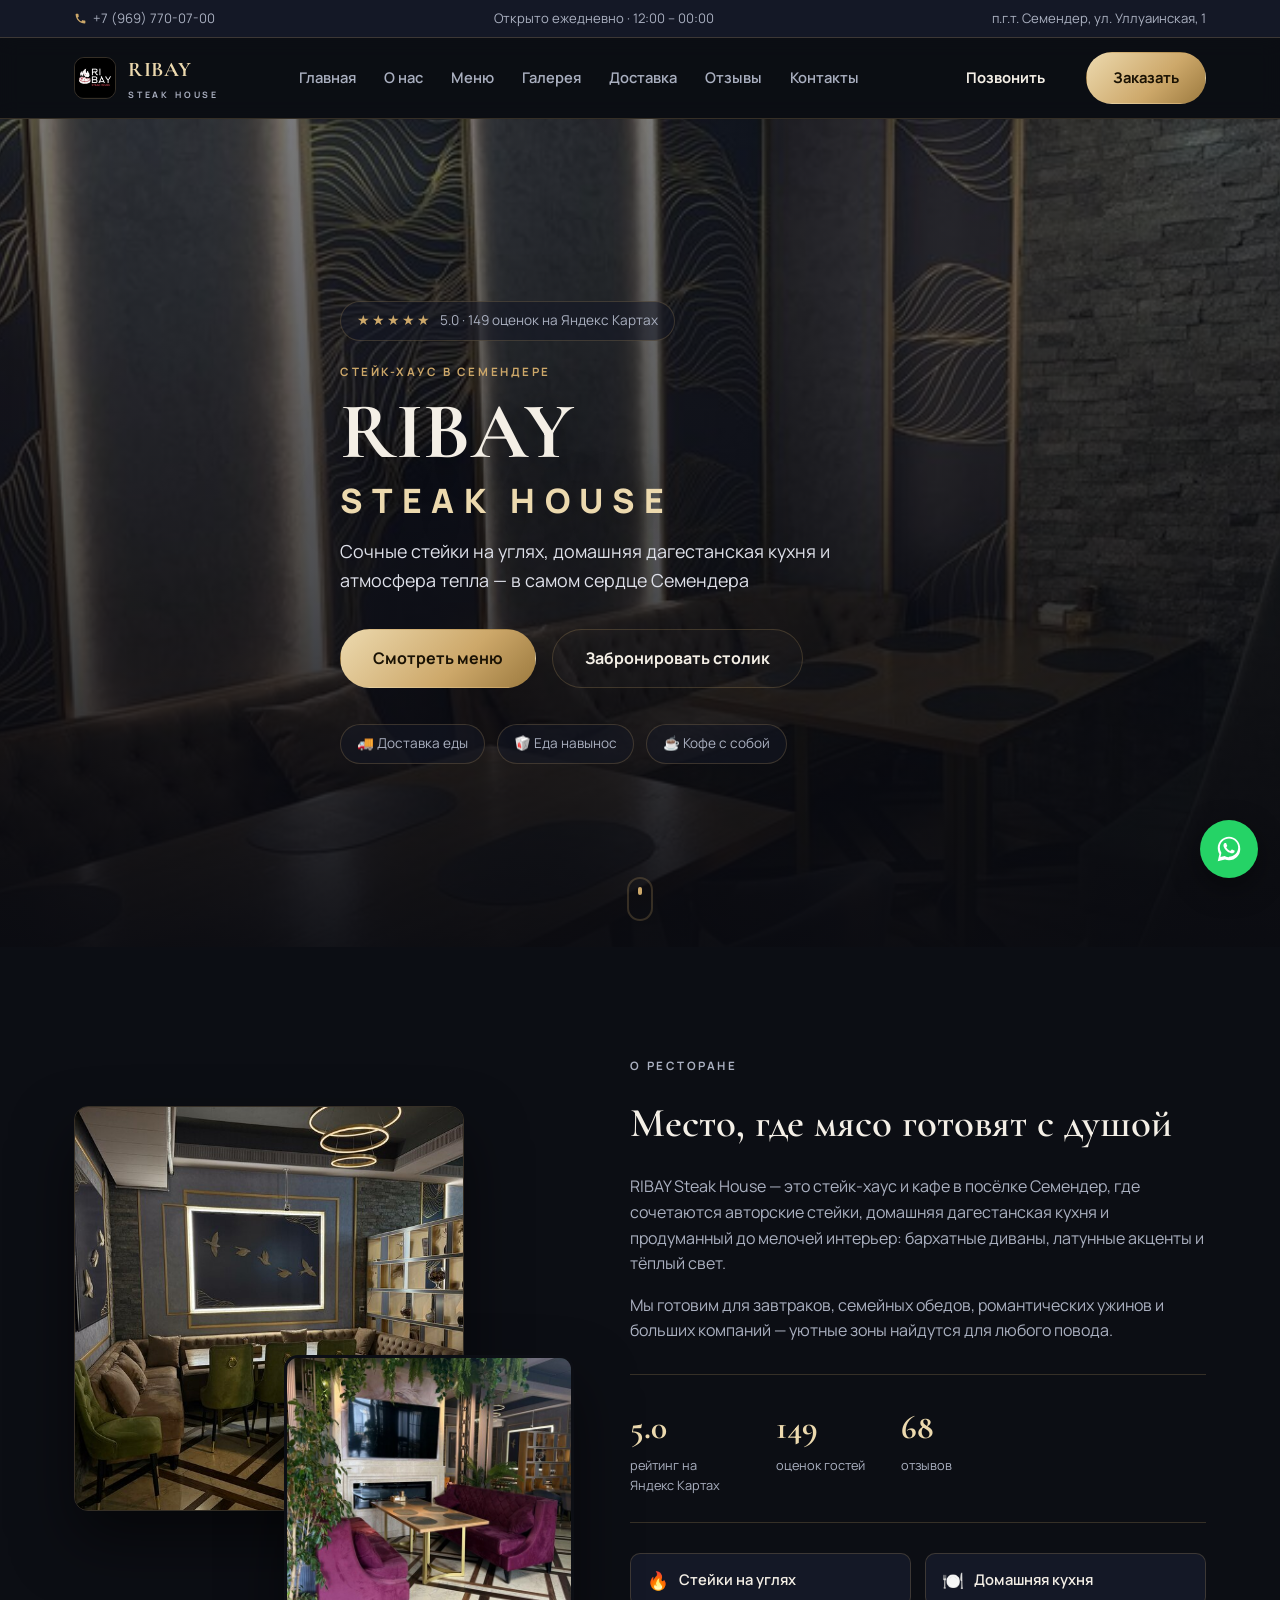
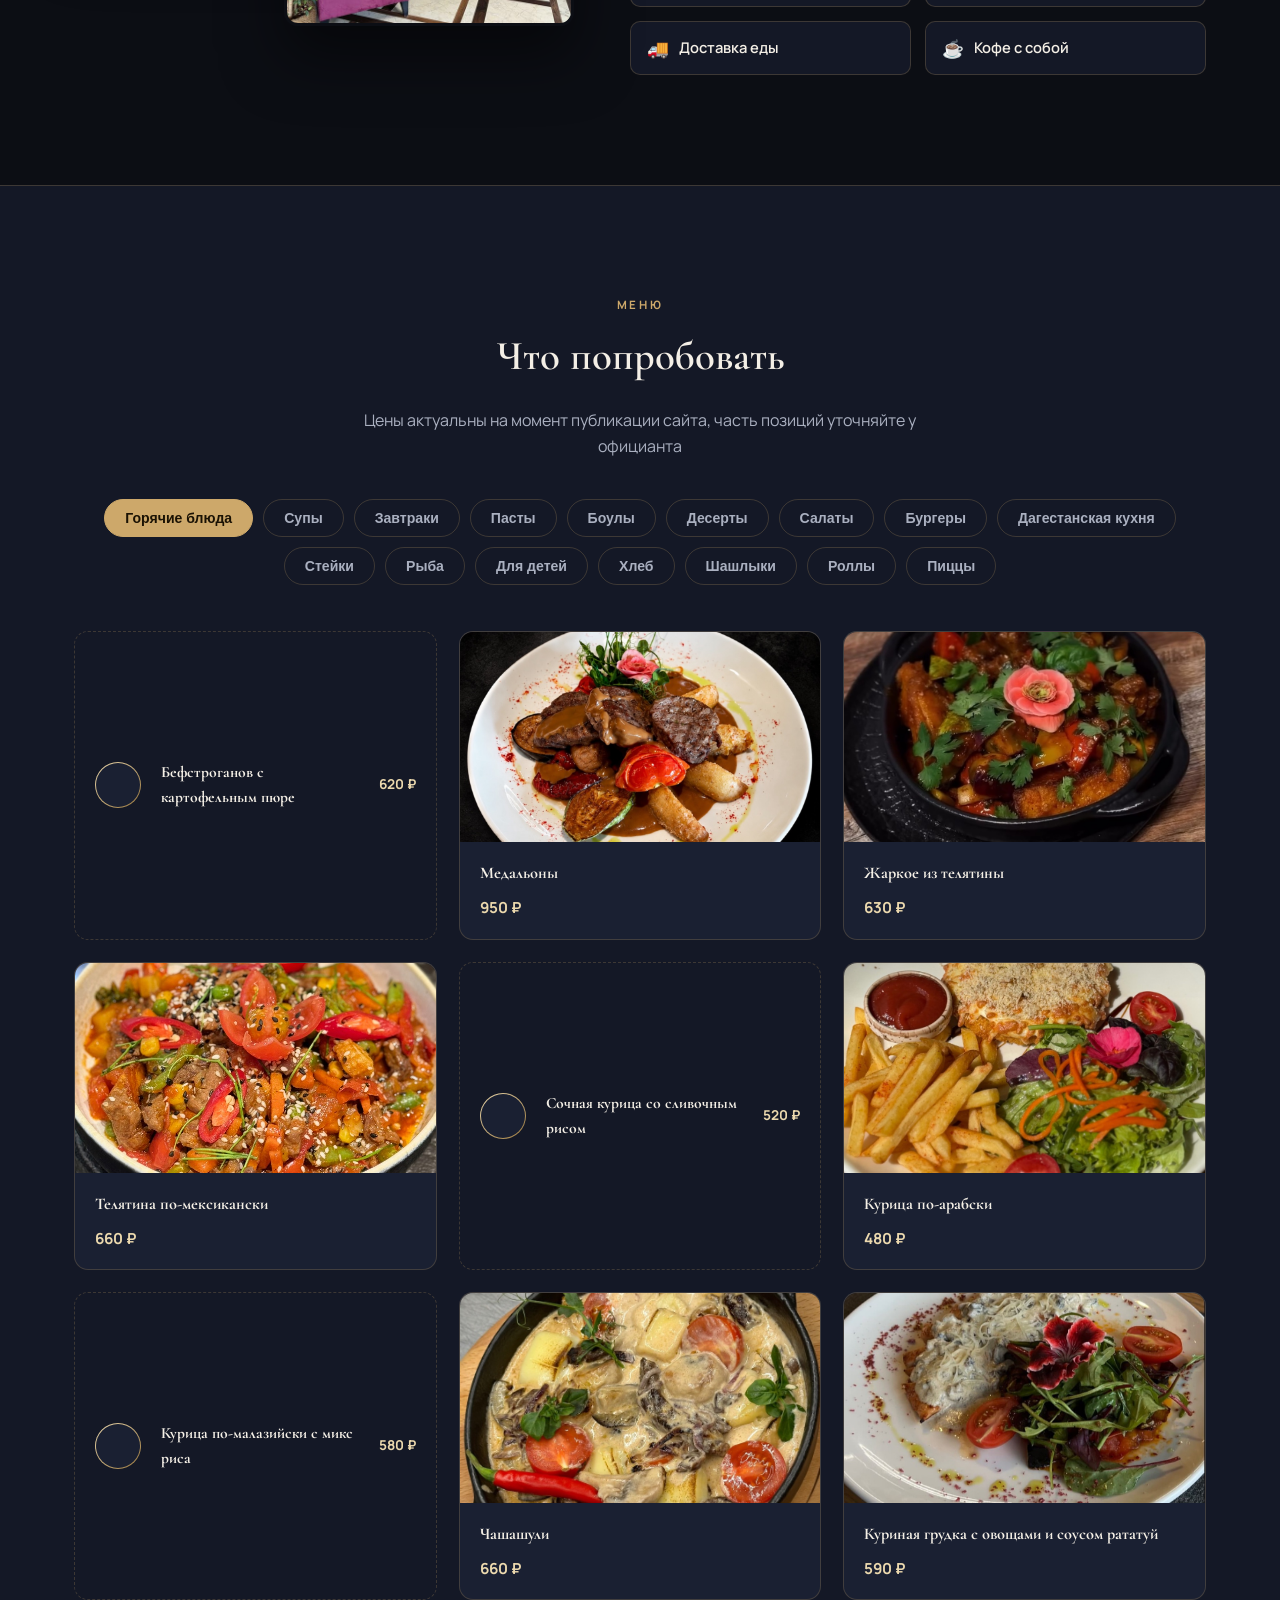
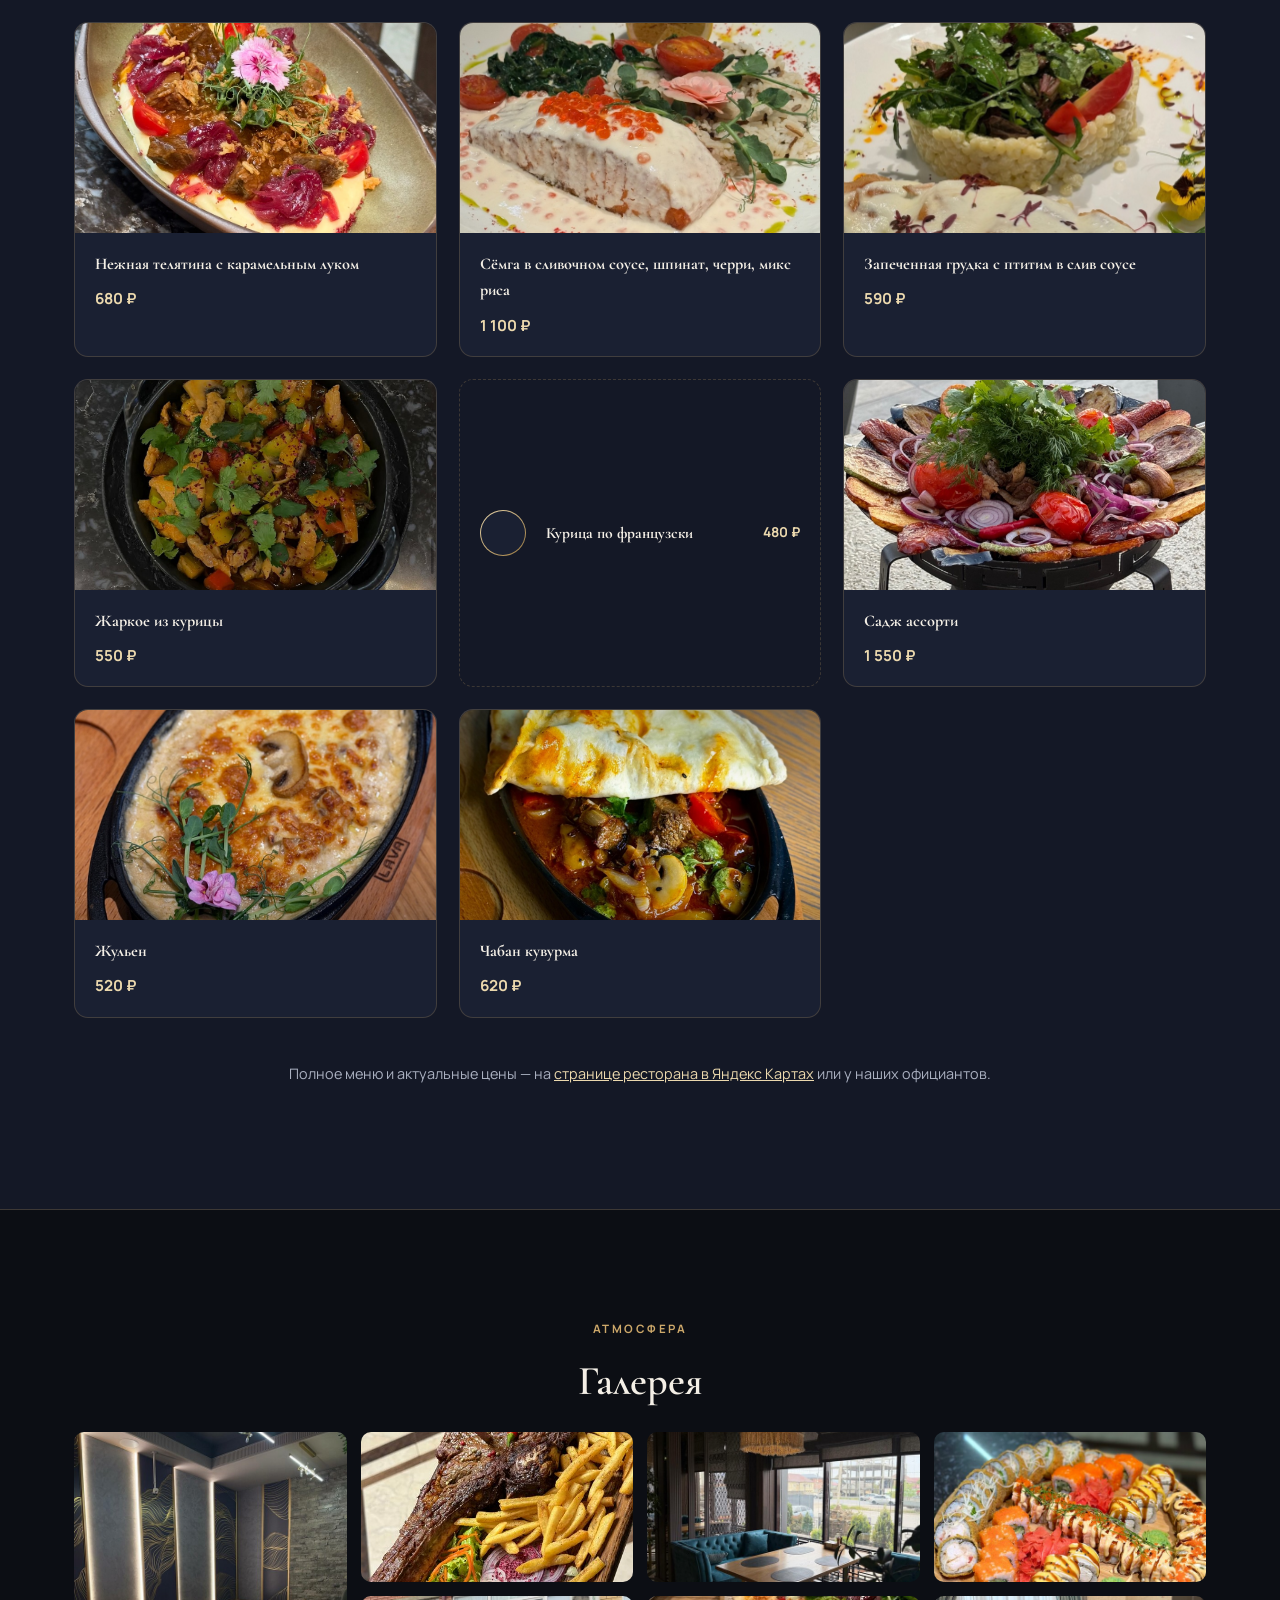
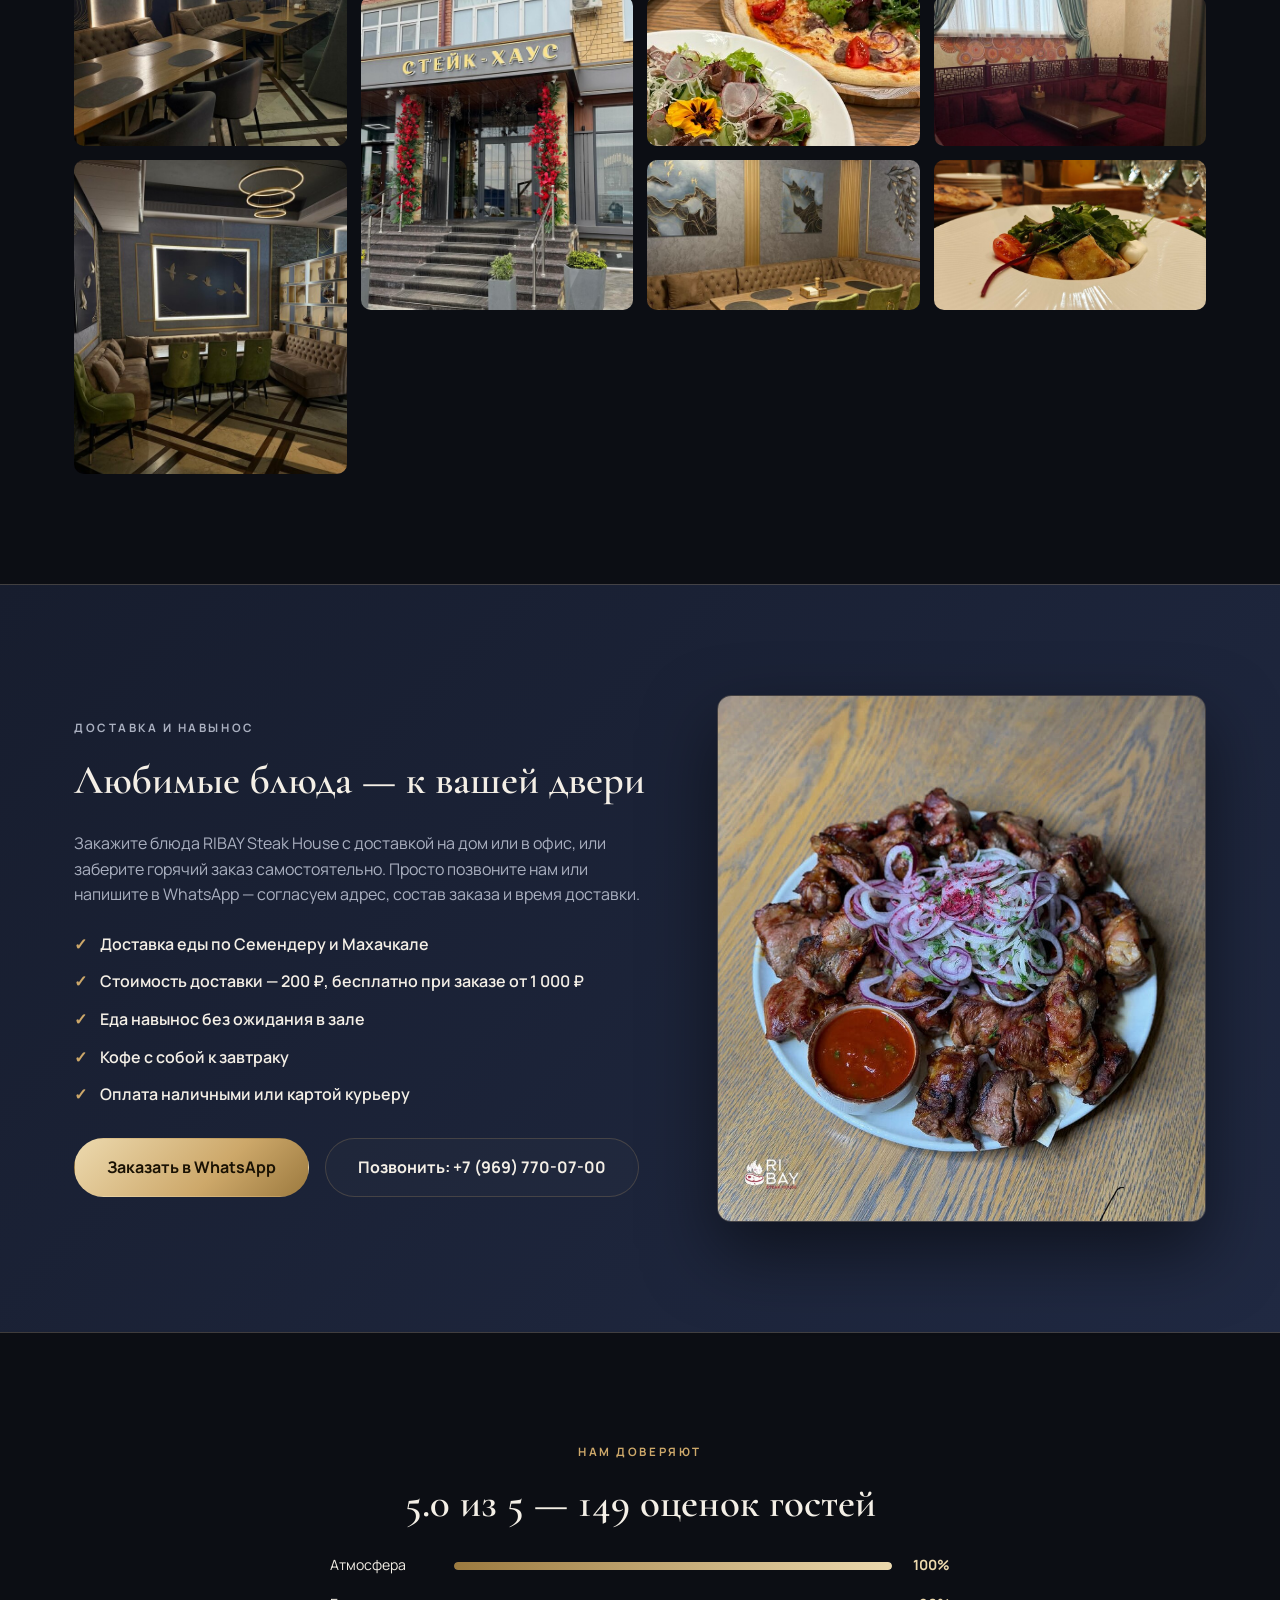
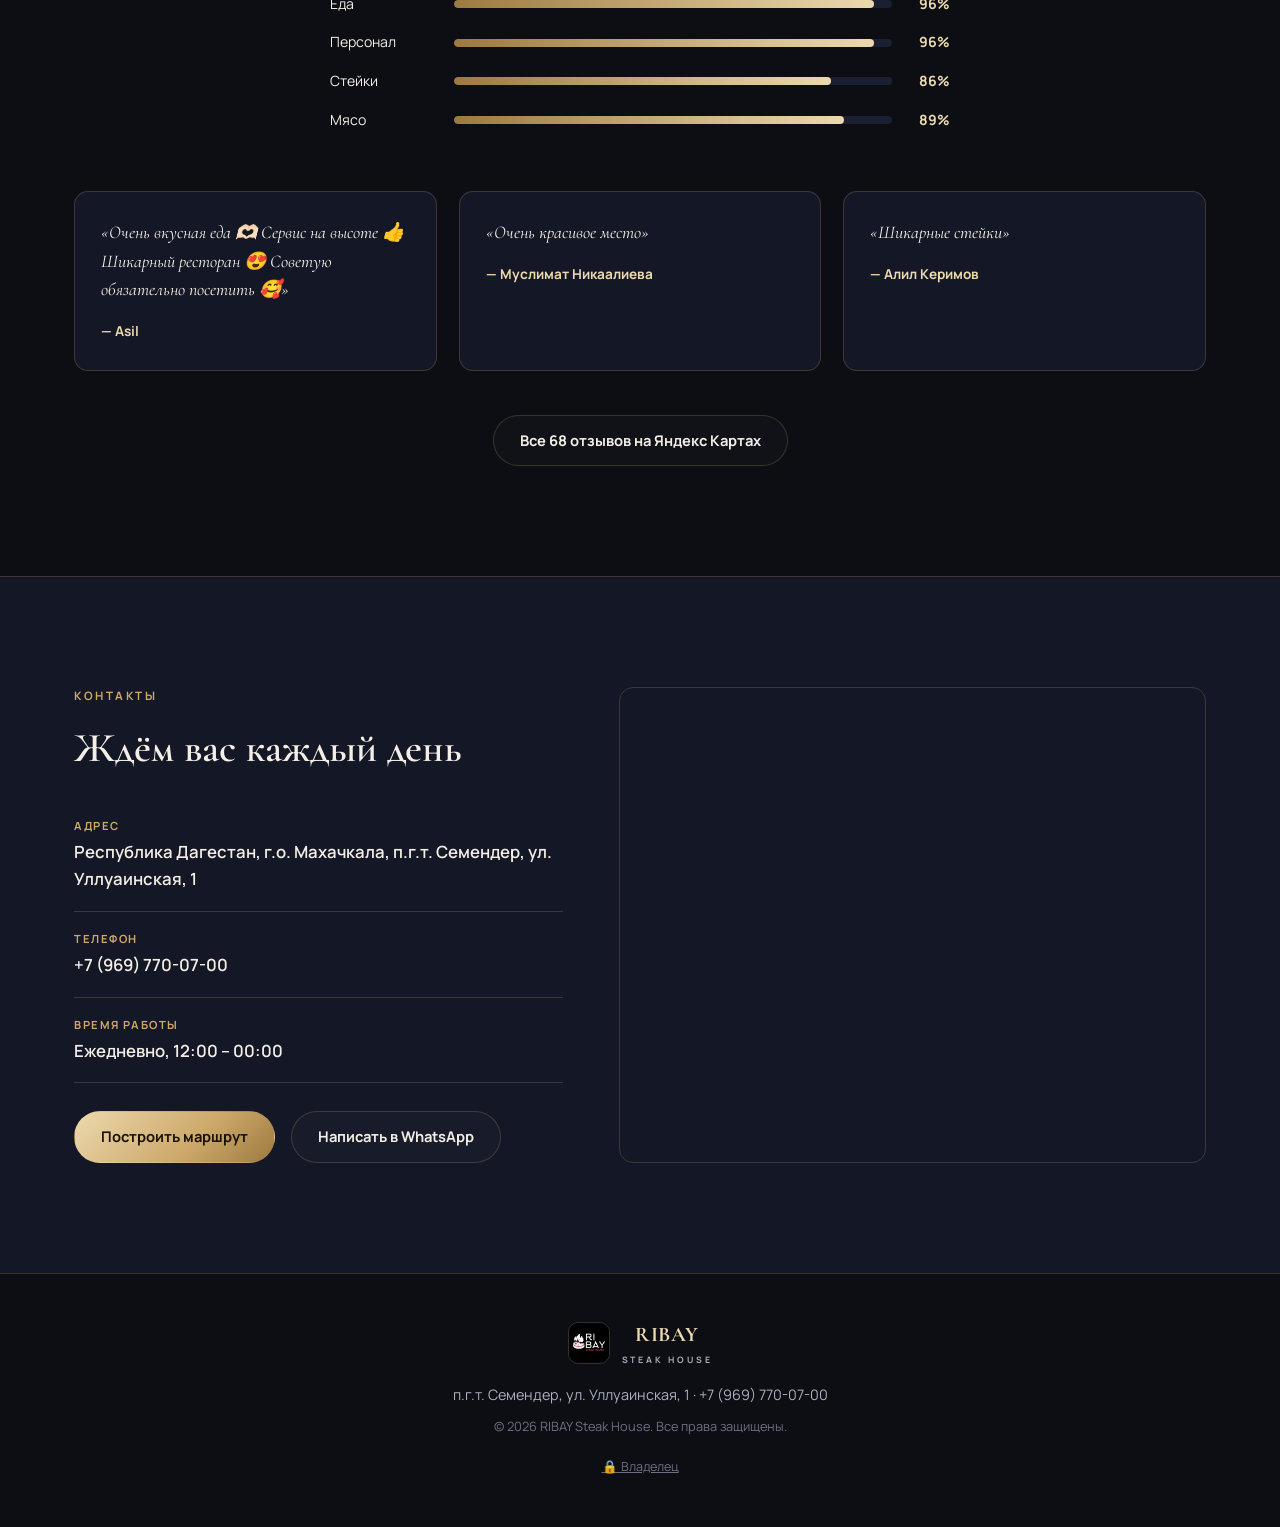
<file: index.html>
<!DOCTYPE html>
<html lang="ru">
<head>
<meta charset="UTF-8">
<meta name="viewport" content="width=device-width, initial-scale=1.0">
<title>RIBAY Steak House — стейк-хаус в Семендере, Махачкала</title>
<meta name="description" content="RIBAY Steak House — стейк-хаус в п.г.т. Семендер, Махачкала. Сочные стейки, домашняя кухня, доставка еды и еда навынос. Рейтинг 5.0, ул. Уллуаинская, 1.">
<link rel="icon" href="assets/img/logo.jpg">
<link rel="preconnect" href="https://fonts.googleapis.com">
<link rel="preconnect" href="https://fonts.gstatic.com" crossorigin>
<link href="https://fonts.googleapis.com/css2?family=Cormorant+Garamond:wght@500;600;700&family=Manrope:wght@400;500;600;700;800&display=swap" rel="stylesheet">
<link rel="stylesheet" href="css/style.css">
</head>
<body>

<div class="topbar">
  <div class="container topbar__inner">
    <a class="topbar__item" href="tel:+79697700700">
      <svg viewBox="0 0 24 24"><path d="M6.6 10.8c1.4 2.8 3.8 5.1 6.6 6.6l2.2-2.2c.3-.3.7-.4 1-.2 1.1.4 2.3.6 3.6.6.6 0 1 .4 1 1V20c0 .6-.4 1-1 1-9.4 0-17-7.6-17-17 0-.6.4-1 1-1h3.2c.6 0 1 .4 1 1 0 1.2.2 2.4.6 3.6.1.4 0 .8-.2 1L6.6 10.8z"/></svg>
      +7 (969) 770-07-00
    </a>
    <span class="topbar__item topbar__hours">Открыто ежедневно · 12:00 – 00:00</span>
    <a class="topbar__item" href="https://yandex.ru/maps/-/CTxsiVJq" target="_blank" rel="noopener">п.г.т. Семендер, ул. Уллуаинская, 1</a>
  </div>
</div>

<header class="header" id="header">
  <div class="container header__inner">
    <a href="#home" class="brand">
      <img src="assets/img/logo.jpg" alt="RIBAY Steak House" class="brand__logo">
      <span class="brand__text">RIBAY <em>Steak House</em></span>
    </a>

    <nav class="nav" id="nav">
      <a href="#home">Главная</a>
      <a href="#about">О нас</a>
      <a href="#menu">Меню</a>
      <a href="#gallery">Галерея</a>
      <a href="#delivery">Доставка</a>
      <a href="#reviews">Отзывы</a>
      <a href="#contacts">Контакты</a>
    </nav>

    <div class="header__actions">
      <a href="tel:+79697700700" class="btn btn--ghost hide-mobile">Позвонить</a>
      <a href="#delivery" class="btn btn--gold">Заказать</a>
      <button class="burger" id="burger" aria-label="Меню">
        <span></span><span></span><span></span>
      </button>
    </div>
  </div>
</header>

<main>

  <!-- HERO -->
  <section class="hero" id="home">
    <div class="hero__bg" style="background-image:url('assets/img/gallery-15.jpg')"></div>
    <div class="hero__overlay"></div>
    <div class="container hero__content">
      <div class="hero__rating">
        <span class="stars">★★★★★</span> 5.0 · 149 оценок на Яндекс Картах
      </div>
      <p class="eyebrow">Стейк-хаус в Семендере</p>
      <h1 class="hero__title">RIBAY <span>STEAK HOUSE</span></h1>
      <p class="hero__subtitle">Сочные стейки на углях, домашняя дагестанская кухня и атмосфера&nbsp;тепла — в самом сердце Семендера</p>
      <div class="hero__cta">
        <a href="#menu" class="btn btn--gold btn--lg">Смотреть меню</a>
        <a href="tel:+79697700700" class="btn btn--outline btn--lg">Забронировать столик</a>
      </div>
      <div class="hero__badges">
        <span>🚚 Доставка еды</span>
        <span>🥡 Еда навынос</span>
        <span>☕ Кофе с собой</span>
      </div>
    </div>
    <a href="#about" class="scroll-down" aria-label="Пролистать вниз"><span></span></a>
  </section>

  <!-- ABOUT -->
  <section class="about" id="about">
    <div class="container about__grid">
      <div class="about__media">
        <img src="assets/img/gallery-11.jpg" alt="Интерьер RIBAY Steak House" class="about__img about__img--1">
        <img src="assets/img/gallery-13.jpg" alt="Зона отдыха RIBAY Steak House" class="about__img about__img--2">
      </div>
      <div class="about__text">
        <p class="eyebrow">О ресторане</p>
        <h2 class="section-title">Место, где мясо готовят с душой</h2>
        <p>RIBAY Steak House — это стейк-хаус и кафе в посёлке Семендер, где сочетаются авторские стейки, домашняя дагестанская кухня и продуманный до мелочей интерьер: бархатные диваны, латунные акценты и тёплый свет.</p>
        <p>Мы готовим для завтраков, семейных обедов, романтических ужинов и больших компаний — уютные зоны найдутся для любого повода.</p>
        <div class="about__stats">
          <div class="stat"><span class="stat__num">5.0</span><span class="stat__label">рейтинг на Яндекс Картах</span></div>
          <div class="stat"><span class="stat__num">149</span><span class="stat__label">оценок гостей</span></div>
          <div class="stat"><span class="stat__num">68</span><span class="stat__label">отзывов</span></div>
        </div>
        <div class="about__features">
          <div class="feature"><span class="feature__ico">🔥</span>Стейки на углях</div>
          <div class="feature"><span class="feature__ico">🍽️</span>Домашняя кухня</div>
          <div class="feature"><span class="feature__ico">🚚</span>Доставка еды</div>
          <div class="feature"><span class="feature__ico">☕</span>Кофе с собой</div>
        </div>
      </div>
    </div>
  </section>

  <!-- MENU -->
  <section class="menu" id="menu">
    <div class="container">
      <p class="eyebrow center">Меню</p>
      <h2 class="section-title center">Что попробовать</h2>
      <p class="section-sub center">Цены актуальны на момент публикации сайта, часть позиций уточняйте у официанта</p>

      <div class="menu__tabs" id="menuTabs"></div>

      <div class="menu__panels" id="menuPanels">
        <p class="menu__status">Загружаем меню…</p>
      </div>

      <p class="menu__note">Полное меню и актуальные цены — на <a href="https://yandex.ru/maps/-/CTxsiVJq" target="_blank" rel="noopener">странице ресторана в Яндекс Картах</a> или у наших официантов.</p>
    </div>
  </section>

  <!-- GALLERY -->
  <section class="gallery" id="gallery">
    <div class="container">
      <p class="eyebrow center">Атмосфера</p>
      <h2 class="section-title center">Галерея</h2>
      <div class="gallery__grid" id="galleryGrid">
        <img src="assets/img/gallery-15.jpg" alt="Интерьер зала" class="g-tall">
        <img src="assets/img/gallery-02.jpg" alt="Стейк">
        <img src="assets/img/gallery-05.jpg" alt="Интерьер">
        <img src="assets/img/gallery-10.jpg" alt="Суши">
        <img src="assets/img/gallery-01.jpg" alt="Фасад ресторана" class="g-tall">
        <img src="assets/img/gallery-06.jpg" alt="Блюда">
        <img src="assets/img/gallery-07.jpg" alt="VIP-зона">
        <img src="assets/img/gallery-11.jpg" alt="Зал с картинами" class="g-tall">
        <img src="assets/img/gallery-23.jpg" alt="Зал в синих тонах">
        <img src="assets/img/gallery-14.jpg" alt="Салат">
      </div>
    </div>
  </section>

  <!-- DELIVERY -->
  <section class="delivery" id="delivery">
    <div class="container delivery__grid">
      <div class="delivery__text">
        <p class="eyebrow">Доставка и навынос</p>
        <h2 class="section-title">Любимые блюда — к вашей двери</h2>
        <p>Закажите блюда RIBAY Steak House с доставкой на дом или в офис, или заберите горячий заказ самостоятельно. Просто позвоните нам или напишите в WhatsApp — согласуем адрес, состав заказа и время доставки.</p>
        <ul class="delivery__list">
          <li>Доставка еды по Семендеру и Махачкале</li>
          <li>Стоимость доставки — 200 ₽, бесплатно при заказе от 1 000 ₽</li>
          <li>Еда навынос без ожидания в зале</li>
          <li>Кофе с собой к завтраку</li>
          <li>Оплата наличными или картой курьеру</li>
        </ul>
        <div class="delivery__cta">
          <a href="https://wa.me/79697700700" target="_blank" rel="noopener" class="btn btn--gold btn--lg">Заказать в WhatsApp</a>
          <a href="tel:+79697700700" class="btn btn--outline btn--lg">Позвонить: +7 (969) 770-07-00</a>
        </div>
      </div>
      <div class="delivery__media">
        <img src="assets/img/dish-shashlik.jpg" alt="Доставка блюд RIBAY Steak House">
      </div>
    </div>
  </section>

  <!-- REVIEWS -->
  <section class="reviews" id="reviews">
    <div class="container">
      <p class="eyebrow center">Нам доверяют</p>
      <h2 class="section-title center">5.0 из 5 — 149 оценок гостей</h2>
      <div class="reviews__bars">
        <div class="rbar"><span>Атмосфера</span><div class="rbar__track"><div class="rbar__fill" style="width:100%"></div></div><b>100%</b></div>
        <div class="rbar"><span>Еда</span><div class="rbar__track"><div class="rbar__fill" style="width:96%"></div></div><b>96%</b></div>
        <div class="rbar"><span>Персонал</span><div class="rbar__track"><div class="rbar__fill" style="width:96%"></div></div><b>96%</b></div>
        <div class="rbar"><span>Стейки</span><div class="rbar__track"><div class="rbar__fill" style="width:86%"></div></div><b>86%</b></div>
        <div class="rbar"><span>Мясо</span><div class="rbar__track"><div class="rbar__fill" style="width:89%"></div></div><b>89%</b></div>
      </div>

      <div class="reviews__grid">
        <div class="review"><p>«Очень вкусная еда 🫶🏻 Сервис на высоте 👍 Шикарный ресторан 😍 Советую обязательно посетить 🥰»</p><span>— Asil</span></div>
        <div class="review"><p>«Очень красивое место»</p><span>— Муслимат Никаалиева</span></div>
        <div class="review"><p>«Шикарные стейки»</p><span>— Алил Керимов</span></div>
      </div>
      <div class="reviews__more">
        <a href="https://yandex.ru/maps/-/CTxsiVJq" target="_blank" rel="noopener" class="btn btn--outline">Все 68 отзывов на Яндекс Картах</a>
      </div>
    </div>
  </section>

  <!-- CONTACTS -->
  <section class="contacts" id="contacts">
    <div class="container contacts__grid">
      <div class="contacts__info">
        <p class="eyebrow">Контакты</p>
        <h2 class="section-title">Ждём вас каждый день</h2>
        <div class="contact-item">
          <span class="contact-item__label">Адрес</span>
          <span class="contact-item__value">Республика Дагестан, г.о. Махачкала, п.г.т. Семендер, ул. Уллуаинская, 1</span>
        </div>
        <div class="contact-item">
          <span class="contact-item__label">Телефон</span>
          <a class="contact-item__value" href="tel:+79697700700">+7 (969) 770-07-00</a>
        </div>
        <div class="contact-item">
          <span class="contact-item__label">Время работы</span>
          <span class="contact-item__value">Ежедневно, 12:00 – 00:00</span>
        </div>
        <div class="contacts__cta">
          <a href="https://yandex.ru/maps/-/CTxsiVJq" target="_blank" rel="noopener" class="btn btn--gold">Построить маршрут</a>
          <a href="https://wa.me/79697700700" target="_blank" rel="noopener" class="btn btn--outline">Написать в WhatsApp</a>
        </div>
      </div>
      <div class="contacts__map">
        <iframe
          src="https://yandex.ru/map-widget/v1/?ll=47.410080%2C43.001425&z=16&l=map&pt=47.410080,43.001425,pm2rdl"
          width="100%" height="100%" frameborder="0" loading="lazy" allowfullscreen title="Карта — RIBAY Steak House"></iframe>
      </div>
    </div>
  </section>

</main>

<footer class="footer">
  <div class="container footer__inner">
    <div class="brand brand--footer">
      <img src="assets/img/logo.jpg" alt="RIBAY Steak House" class="brand__logo">
      <span class="brand__text">RIBAY <em>Steak House</em></span>
    </div>
    <p class="footer__addr">п.г.т. Семендер, ул. Уллуаинская, 1 · +7 (969) 770-07-00</p>
    <p class="footer__copy">© <span id="year"></span> RIBAY Steak House. Все права защищены.</p>
    <button type="button" class="footer__owner" id="ownerOpen" aria-haspopup="dialog">🔒 Владелец</button>
  </div>
</footer>

<a href="https://wa.me/79697700700" target="_blank" rel="noopener" class="fab-whatsapp" aria-label="Заказать в WhatsApp">
  <svg viewBox="0 0 32 32"><path d="M16.01 3C9.38 3 4 8.38 4 15.01c0 2.35.65 4.55 1.79 6.43L4 29l7.76-1.75a11.9 11.9 0 0 0 4.25.78h.01c6.63 0 12-5.38 12-12.01C28.02 8.38 22.64 3 16.01 3zm0 21.8c-1.5 0-2.94-.4-4.2-1.15l-.3-.18-4.6 1.04 1-4.5-.2-.32a9.7 9.7 0 0 1-1.5-5.18c0-5.4 4.4-9.8 9.8-9.8 5.4 0 9.8 4.4 9.8 9.8 0 5.42-4.4 9.79-9.8 9.79zm5.38-7.32c-.29-.15-1.73-.85-2-.95-.27-.1-.46-.15-.66.15-.2.29-.76.95-.93 1.14-.17.2-.34.22-.63.07-.29-.15-1.24-.46-2.36-1.46-.87-.78-1.46-1.74-1.63-2.03-.17-.29-.02-.45.13-.6.13-.13.29-.34.44-.51.15-.17.2-.29.29-.49.1-.2.05-.37-.02-.51-.07-.15-.66-1.6-.91-2.18-.24-.58-.48-.5-.66-.5-.17 0-.37-.02-.56-.02-.2 0-.51.07-.78.37-.27.29-1.02 1-1.02 2.44s1.05 2.83 1.2 3.02c.15.2 2.06 3.15 5 4.42.7.3 1.24.48 1.67.62.7.22 1.34.19 1.84.12.56-.08 1.73-.71 1.97-1.39.24-.68.24-1.27.17-1.39-.07-.12-.27-.2-.56-.34z"/></svg>
</a>

<div class="owner-modal" id="ownerModal" role="dialog" aria-modal="true" aria-label="Вход для владельца" hidden>
  <div class="owner-modal__box">
    <button type="button" class="owner-modal__close" id="ownerClose" aria-label="Закрыть">&times;</button>
    <iframe id="ownerFrame" title="Панель владельца" referrerpolicy="no-referrer"></iframe>
  </div>
</div>

<script src="js/menu-lib.js"></script>
<script src="js/script.js"></script>
</body>
</html>
</file>
<file: css/style.css>
/* ===== RIBAY Steak House ===== */
:root{
  --bg: #0c0e14;
  --bg-panel: #141826;
  --bg-panel-2: #1a2032;
  --navy: #171d2e;
  --navy-2: #202942;
  --gold: #cda86a;
  --gold-light: #ecd9ae;
  --gold-deep: #9c7a3f;
  --text: #f4efe6;
  --text-dim: #aab0c0;
  --line: rgba(205,168,106,.22);
  --maxw: 1180px;
  --radius: 14px;
  --serif: 'Cormorant Garamond', Georgia, serif;
  --sans: 'Manrope', 'Segoe UI', sans-serif;
}

*{box-sizing:border-box;}
html{scroll-behavior:smooth;}
body{
  margin:0;
  background:var(--bg);
  color:var(--text);
  font-family:var(--sans);
  line-height:1.6;
  -webkit-font-smoothing:antialiased;
}
img{max-width:100%;display:block;}
a{color:inherit;text-decoration:none;}
ul{margin:0;padding:0;list-style:none;}
.container{max-width:var(--maxw);margin:0 auto;padding:0 24px;}

.eyebrow{
  font-family:var(--sans);
  text-transform:uppercase;
  letter-spacing:.22em;
  font-size:.72rem;
  font-weight:700;
  color:var(--gold);
  margin:0 0 10px;
}
.eyebrow.center{text-align:center;}
.section-title{
  font-family:var(--serif);
  font-weight:600;
  font-size:clamp(1.9rem, 3.2vw, 2.7rem);
  margin:0 0 18px;
  color:var(--text);
}
.section-title.center{text-align:center;}
.section-sub{color:var(--text-dim);max-width:560px;margin:0 auto 40px;}
.section-sub.center{text-align:center;}

/* Buttons */
.btn{
  display:inline-flex;align-items:center;justify-content:center;gap:8px;
  padding:13px 26px;border-radius:999px;font-weight:700;font-size:.92rem;
  border:1px solid transparent;transition:.25s ease;white-space:nowrap;
  cursor:pointer;
}
.btn--gold{background:linear-gradient(135deg,var(--gold-light),var(--gold) 60%,var(--gold-deep));color:#1a1204;}
.btn--gold:hover{filter:brightness(1.08);transform:translateY(-1px);}
.btn--outline{border-color:var(--line);color:var(--text);background:rgba(255,255,255,.02);}
.btn--outline:hover{border-color:var(--gold);color:var(--gold-light);}
.btn--ghost{color:var(--text);}
.btn--ghost:hover{color:var(--gold-light);}
.btn--lg{padding:16px 32px;font-size:1rem;}

/* Topbar */
.topbar{background:var(--bg-panel);border-bottom:1px solid var(--line);font-size:.82rem;color:var(--text-dim);}
.topbar__inner{display:flex;align-items:center;justify-content:space-between;gap:20px;padding:8px 24px;}
.topbar__item{display:flex;align-items:center;gap:6px;white-space:nowrap;}
.topbar__item svg{width:13px;height:13px;fill:var(--gold);}
.topbar__item:hover{color:var(--gold-light);}
.topbar__hours{color:var(--text-dim);}

/* Header */
.header{position:sticky;top:0;z-index:100;background:rgba(12,14,20,.86);backdrop-filter:blur(10px);border-bottom:1px solid var(--line);}
.header__inner{display:flex;align-items:center;justify-content:space-between;gap:24px;padding:14px 24px;}
.brand{display:flex;align-items:center;gap:12px;}
.brand__logo{width:42px;height:42px;border-radius:10px;object-fit:cover;border:1px solid var(--line);}
.brand__text{font-family:var(--serif);font-size:1.3rem;font-weight:700;letter-spacing:.03em;color:var(--gold-light);}
.brand__text em{font-style:normal;display:block;font-family:var(--sans);font-size:.55rem;letter-spacing:.32em;text-transform:uppercase;color:var(--text-dim);font-weight:700;margin-top:2px;}

.nav{display:flex;gap:28px;}
.nav a{font-size:.92rem;font-weight:600;color:var(--text-dim);position:relative;padding:4px 0;}
.nav a:hover{color:var(--gold-light);}

.header__actions{display:flex;align-items:center;gap:14px;}
.burger{display:none;flex-direction:column;gap:5px;background:none;border:none;cursor:pointer;padding:6px;}
.burger span{width:22px;height:2px;background:var(--gold-light);display:block;}

/* Hero */
.hero{position:relative;min-height:92vh;display:flex;align-items:center;overflow:hidden;}
.hero__bg{position:absolute;inset:0;background-size:cover;background-position:center;transform:scale(1.02);}
.hero__overlay{position:absolute;inset:0;background:linear-gradient(180deg,rgba(10,11,17,.55) 0%,rgba(10,11,17,.72) 55%,rgba(10,11,17,.96) 100%);}
.hero__content{position:relative;z-index:2;padding-top:60px;padding-bottom:60px;}
.hero__rating{display:inline-flex;align-items:center;gap:8px;background:rgba(20,24,38,.6);border:1px solid var(--line);padding:8px 16px;border-radius:999px;font-size:.85rem;color:var(--text-dim);margin-bottom:22px;}
.stars{color:var(--gold);letter-spacing:2px;}
.hero__title{
  font-family:var(--serif);font-weight:700;
  font-size:clamp(2.6rem,7vw,5rem);
  line-height:1.02;margin:0 0 20px;color:var(--text);
  text-shadow:0 4px 40px rgba(0,0,0,.5);
}
.hero__title span{display:block;color:var(--gold-light);font-size:.42em;letter-spacing:.28em;font-family:var(--sans);font-weight:800;margin-top:10px;}
.hero__subtitle{max-width:600px;font-size:1.12rem;color:#dfe1ea;margin-bottom:34px;}
.hero__cta{display:flex;flex-wrap:wrap;gap:16px;margin-bottom:36px;}
.hero__badges{display:flex;flex-wrap:wrap;gap:12px;}
.hero__badges span{background:rgba(20,24,38,.55);border:1px solid var(--line);padding:8px 16px;border-radius:999px;font-size:.85rem;color:var(--text-dim);}

.scroll-down{position:absolute;left:50%;bottom:26px;transform:translateX(-50%);z-index:2;width:26px;height:44px;border:2px solid var(--line);border-radius:20px;display:flex;justify-content:center;padding-top:8px;}
.scroll-down span{width:4px;height:8px;border-radius:2px;background:var(--gold);animation:scrollpulse 1.6s infinite;}
@keyframes scrollpulse{0%{opacity:1;transform:translateY(0);}100%{opacity:0;transform:translateY(14px);}}

/* About */
.about{padding:110px 0;background:var(--bg);}
.about__grid{display:grid;grid-template-columns:1fr 1.15fr;gap:56px;align-items:center;}
.about__media{position:relative;height:520px;}
.about__img{position:absolute;border-radius:var(--radius);object-fit:cover;box-shadow:0 30px 60px rgba(0,0,0,.5);}
.about__img--1{width:78%;height:78%;top:0;left:0;z-index:1;border:1px solid var(--line);}
.about__img--2{width:58%;height:52%;bottom:0;right:0;z-index:2;border:3px solid var(--bg);}
.about__text p{color:var(--text-dim);margin:0 0 16px;}
.about__stats{display:flex;gap:36px;margin:30px 0;padding:26px 0;border-top:1px solid var(--line);border-bottom:1px solid var(--line);}
.stat{display:flex;flex-direction:column;}
.stat__num{font-family:var(--serif);font-size:2.1rem;font-weight:700;color:var(--gold-light);}
.stat__label{font-size:.8rem;color:var(--text-dim);max-width:110px;}
.about__features{display:grid;grid-template-columns:1fr 1fr;gap:14px;}
.feature{display:flex;align-items:center;gap:10px;font-weight:600;font-size:.92rem;background:var(--bg-panel);border:1px solid var(--line);padding:12px 16px;border-radius:10px;}
.feature__ico{font-size:1.1rem;}

/* Menu */
.menu{padding:110px 0;background:var(--bg-panel);border-top:1px solid var(--line);border-bottom:1px solid var(--line);}
.menu__tabs{display:flex;flex-wrap:wrap;justify-content:center;gap:10px;margin-bottom:46px;}
.menu__tab{
  background:transparent;border:1px solid var(--line);color:var(--text-dim);
  padding:10px 20px;border-radius:999px;font-weight:600;font-size:.88rem;cursor:pointer;transition:.2s;
}
.menu__tab:hover{border-color:var(--gold);color:var(--gold-light);}
.menu__tab.is-active{background:var(--gold);border-color:var(--gold);color:#1a1204;}

.menu__panel{display:none;}
.menu__panel.is-active{display:block;animation:fadein .35s ease;}
@keyframes fadein{from{opacity:0;transform:translateY(8px);}to{opacity:1;transform:translateY(0);}}

.menu__grid{display:grid;grid-template-columns:repeat(3,1fr);gap:22px;}
.dish{background:var(--bg-panel-2);border:1px solid var(--line);border-radius:var(--radius);overflow:hidden;transition:.25s;}
.dish:hover{transform:translateY(-4px);border-color:var(--gold);}
.dish img{width:100%;height:210px;object-fit:cover;object-position:center;display:block;}
.dish__body{padding:18px 20px;display:flex;flex-direction:column;gap:10px;min-height:88px;}
.dish h3{margin:0;font-size:1.02rem;font-weight:700;font-family:var(--serif);color:var(--text);}
.price{color:var(--gold-light);font-weight:700;font-size:.95rem;}

/* Dishes without a dedicated photo: refined text-row style instead of an empty image box */
.dish--noimg{
  display:flex;align-items:center;background:transparent;border:1px dashed var(--line);
}
.dish--noimg::before{
  content:"";flex:0 0 auto;width:44px;height:44px;margin:0 0 0 20px;border-radius:50%;
  background:
    linear-gradient(var(--bg-panel-2),var(--bg-panel-2)) padding-box,
    linear-gradient(135deg,var(--gold-light),var(--gold-deep)) border-box;
  border:1px solid transparent;
  background-repeat:no-repeat;
}
.dish--noimg .dish__body{min-height:auto;flex:1;flex-direction:row;align-items:center;justify-content:space-between;gap:16px;padding:20px;}
.dish--noimg h3{font-size:.98rem;flex:1;}
.dish--noimg .price{flex:0 0 auto;text-align:right;font-size:.85rem;max-width:40%;}
.dish--noimg:hover{border-color:var(--gold);transform:none;background:rgba(205,168,106,.04);}

.menu__status{text-align:center;color:var(--text-dim);padding:40px 0;margin:0;}
.menu__note{text-align:center;margin-top:44px;color:var(--text-dim);font-size:.9rem;}
.menu__note a{color:var(--gold-light);text-decoration:underline;}

/* Gallery */
.gallery{padding:110px 0;background:var(--bg);}
.gallery__grid{
  display:grid;grid-template-columns:repeat(4,1fr);grid-auto-rows:150px;gap:14px;
}
.gallery__grid img{width:100%;height:100%;object-fit:cover;border-radius:10px;cursor:pointer;transition:.3s;}
.gallery__grid img:hover{filter:brightness(1.1);transform:scale(1.02);}
.g-tall{grid-row:span 2;}

/* Delivery */
.delivery{padding:110px 0;background:linear-gradient(135deg,var(--navy),var(--navy-2));border-top:1px solid var(--line);border-bottom:1px solid var(--line);}
.delivery__grid{display:grid;grid-template-columns:1.2fr 1fr;gap:56px;align-items:center;}
.delivery__text p{color:var(--text-dim);}
.delivery__list{margin:24px 0;display:flex;flex-direction:column;gap:12px;}
.delivery__list li{position:relative;padding-left:26px;font-weight:600;}
.delivery__list li::before{content:"✓";position:absolute;left:0;color:var(--gold);font-weight:800;}
.delivery__cta{display:flex;flex-wrap:wrap;gap:16px;margin-top:30px;}
.delivery__media img{border-radius:var(--radius);box-shadow:0 30px 70px rgba(0,0,0,.5);border:1px solid var(--line);}

/* Reviews */
.reviews{padding:110px 0;background:var(--bg);}
.reviews__bars{max-width:620px;margin:0 auto 60px;display:flex;flex-direction:column;gap:16px;}
.rbar{display:grid;grid-template-columns:110px 1fr 44px;align-items:center;gap:14px;font-size:.88rem;}
.rbar__track{height:8px;border-radius:6px;background:var(--bg-panel-2);overflow:hidden;}
.rbar__fill{height:100%;background:linear-gradient(90deg,var(--gold-deep),var(--gold-light));border-radius:6px;}
.rbar b{color:var(--gold-light);text-align:right;}
.reviews__grid{display:grid;grid-template-columns:repeat(3,1fr);gap:22px;}
.review{background:var(--bg-panel);border:1px solid var(--line);border-radius:var(--radius);padding:26px;}
.review p{font-family:var(--serif);font-size:1.12rem;color:var(--text);margin:0 0 14px;font-style:italic;}
.review span{color:var(--gold-light);font-weight:700;font-size:.85rem;}
.reviews__more{text-align:center;margin-top:44px;}

/* Contacts */
.contacts{padding:110px 0;background:var(--bg-panel);border-top:1px solid var(--line);}
.contacts__grid{display:grid;grid-template-columns:1fr 1.2fr;gap:56px;align-items:stretch;}
.contact-item{display:flex;flex-direction:column;gap:4px;padding:18px 0;border-bottom:1px solid var(--line);}
.contact-item__label{text-transform:uppercase;letter-spacing:.14em;font-size:.7rem;color:var(--gold);font-weight:700;}
.contact-item__value{font-size:1.05rem;font-weight:600;}
.contacts__cta{display:flex;flex-wrap:wrap;gap:16px;margin-top:28px;}
.contacts__map{min-height:380px;border-radius:var(--radius);overflow:hidden;border:1px solid var(--line);}
.contacts__map iframe{width:100%;height:100%;min-height:380px;filter:grayscale(.15) invert(.92) contrast(.9);}

/* Footer */
.footer{padding:44px 0;background:var(--bg);border-top:1px solid var(--line);}
.footer__inner{display:flex;flex-direction:column;align-items:center;gap:10px;text-align:center;}
.brand--footer{margin-bottom:6px;}
.footer__addr{color:var(--text-dim);font-size:.9rem;margin:0;}
.footer__copy{color:#6b7082;font-size:.8rem;margin:0;}
.footer__owner{background:none;border:0;font:inherit;cursor:pointer;color:#6b7082;font-size:.78rem;text-decoration:underline;margin-top:4px;padding:6px 10px;}

/* Owner modal (admin panel opens in a window on top of the site) */
.owner-modal{position:fixed;inset:0;z-index:400;display:flex;align-items:center;justify-content:center;padding:16px;background:rgba(6,7,11,.82);}
.owner-modal[hidden]{display:none;}
.owner-modal__box{position:relative;width:min(780px,100%);height:min(92vh,900px);background:var(--bg);border:1px solid var(--line);border-radius:var(--radius);overflow:hidden;box-shadow:0 30px 80px rgba(0,0,0,.6);}
.owner-modal__box iframe{width:100%;height:100%;border:0;display:block;background:var(--bg);}
.owner-modal__close{position:absolute;top:10px;right:12px;z-index:2;width:40px;height:40px;border-radius:50%;border:1px solid var(--line);background:var(--bg-panel);color:var(--gold-light);font-size:1.6rem;line-height:1;cursor:pointer;}
.owner-modal__close:hover{border-color:var(--gold);}
@media (max-width:600px){
  .owner-modal{padding:0;}
  .owner-modal__box{width:100%;height:100%;border-radius:0;border:0;}
}
.footer__owner:hover{color:var(--gold-light);}

/* Whatsapp FAB */
.fab-whatsapp{
  position:fixed;right:22px;bottom:22px;z-index:200;
  width:58px;height:58px;border-radius:50%;
  background:#25D366;display:flex;align-items:center;justify-content:center;
  box-shadow:0 10px 30px rgba(0,0,0,.4);transition:.25s;
}
.fab-whatsapp:hover{transform:scale(1.08);}
.fab-whatsapp svg{width:30px;height:30px;fill:#fff;}

/* Lightbox */
.lightbox{position:fixed;inset:0;background:rgba(6,7,11,.94);z-index:300;display:none;align-items:center;justify-content:center;padding:40px;}
.lightbox.is-open{display:flex;}
.lightbox img{max-width:92vw;max-height:88vh;border-radius:10px;box-shadow:0 30px 80px rgba(0,0,0,.6);}
.lightbox__close{position:absolute;top:24px;right:28px;font-size:2rem;color:var(--gold-light);cursor:pointer;background:none;border:none;}

/* ===== Responsive ===== */
.hide-mobile{display:inline-flex;}

@media (max-width:1024px){
  .about__grid,.delivery__grid,.contacts__grid{grid-template-columns:1fr;}
  .about__media{height:400px;margin-bottom:20px;}
  .menu__grid{grid-template-columns:repeat(2,1fr);}
  .gallery__grid{grid-template-columns:repeat(3,1fr);}
  .reviews__grid{grid-template-columns:1fr;}
  .delivery__media{order:-1;}
}

@media (max-width:820px){
  .topbar__inner{font-size:.72rem;gap:10px;}
  .topbar__hours{display:none;}
  .nav{
    position:fixed;top:0;right:0;height:100vh;width:280px;
    background:var(--bg-panel);border-left:1px solid var(--line);
    flex-direction:column;padding:100px 30px;gap:24px;
    transform:translateX(100%);transition:.3s ease;z-index:99;
  }
  .nav.is-open{transform:translateX(0);}
  .burger{display:flex;}
  .hide-mobile{display:none;}
  .menu__grid{grid-template-columns:1fr;}
  .gallery__grid{grid-template-columns:repeat(2,1fr);grid-auto-rows:140px;}
  .about__stats{flex-wrap:wrap;gap:20px;}
  .hero__cta,.delivery__cta,.contacts__cta{flex-direction:column;align-items:stretch;}
  .hero__cta .btn,.delivery__cta .btn,.contacts__cta .btn{width:100%;}
}

@media (max-width:520px){
  .gallery__grid{grid-template-columns:repeat(2,1fr);}
  .header__inner{padding:12px 16px;}
  .brand__text{font-size:1.05rem;}
}
</file>
